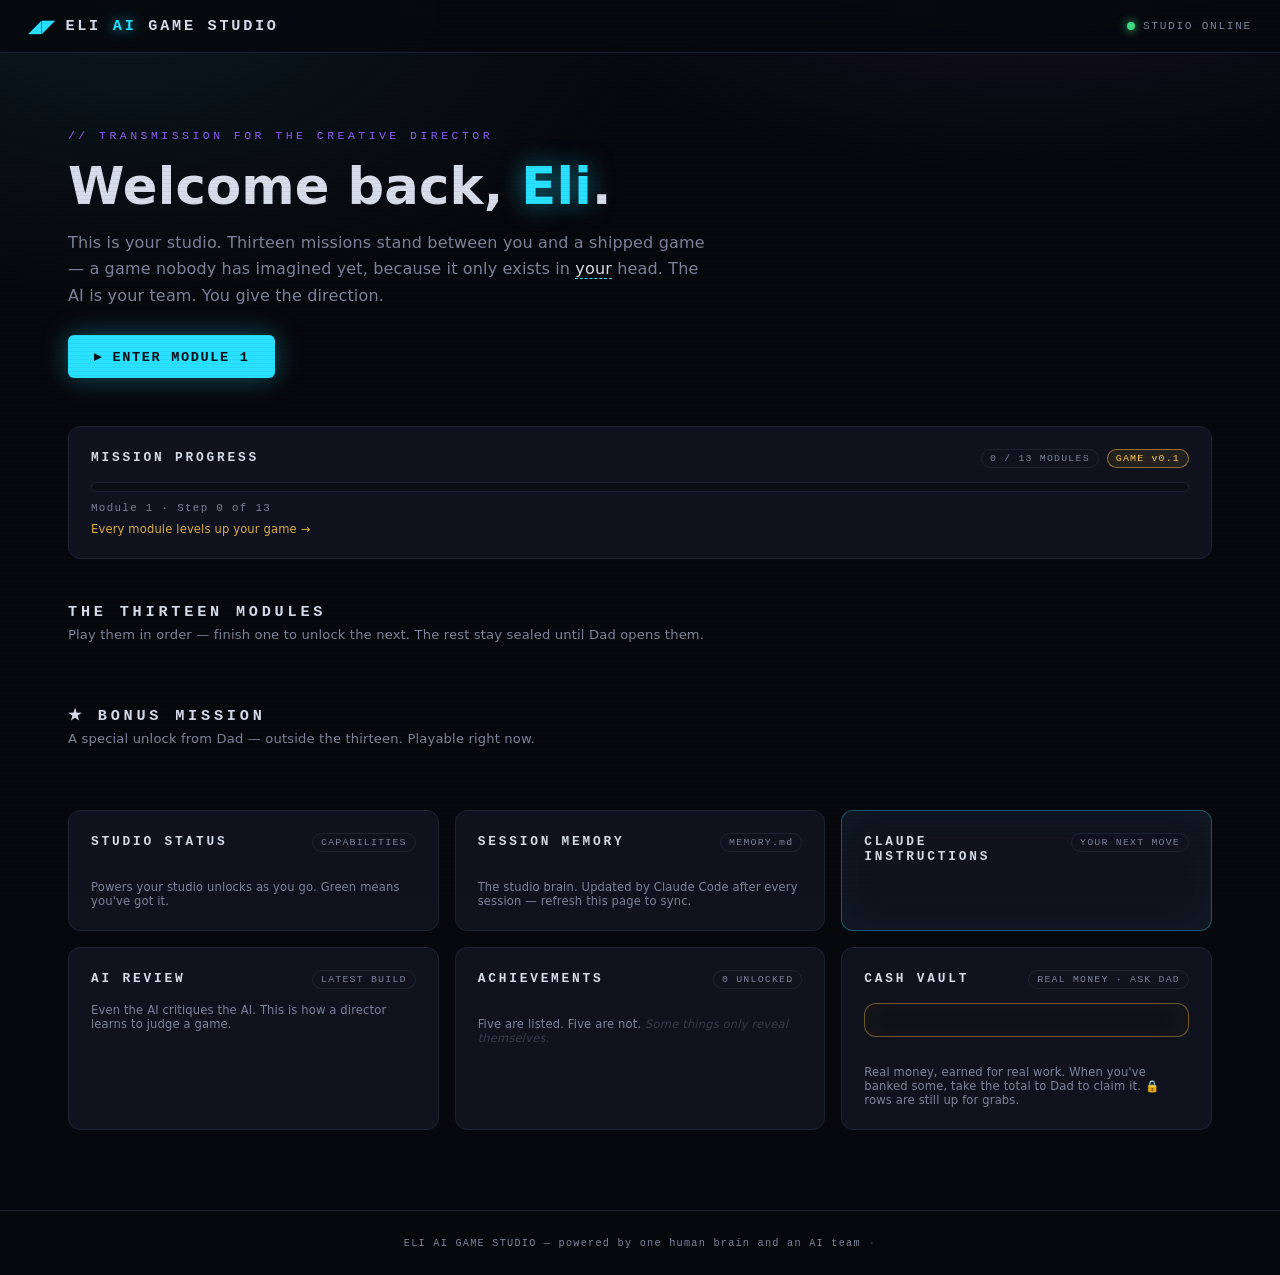
<file: index.html>
<!DOCTYPE html>
<html lang="en">
<head>
  <meta charset="UTF-8">
  <meta name="viewport" content="width=device-width, initial-scale=1.0">
  <title>Eli AI Game Studio</title>
  <link rel="stylesheet" href="style.css">
</head>
<body>

  <div class="scanlines" aria-hidden="true"></div>

  <header class="topbar">
    <div class="logo" id="studio-logo" title="ELI AI GAME STUDIO">
      <span class="logo-mark">◢◤</span>
      <span class="logo-text">ELI <em>AI</em> GAME STUDIO</span>
    </div>
    <div class="topbar-right">
      <span class="status-dot"></span>
      <span id="studio-status">STUDIO ONLINE</span>
    </div>
  </header>

  <main>

    <!-- ===== WELCOME ===== -->
    <section class="hero" id="hero">
      <p class="hero-kicker">// TRANSMISSION FOR THE CREATIVE DIRECTOR</p>
      <h1>Welcome back, <span class="glow">Eli</span>.</h1>
      <p class="hero-sub">
        This is your studio. Thirteen missions stand between you and a shipped
        game — a game nobody has imagined yet, because it only exists in
        <em>your</em> head. The AI is your team. You give the direction.
      </p>
      <button class="cta" id="cta-module1">▸ ENTER MODULE 1</button>
    </section>

    <!-- ===== PROGRESS ===== -->
    <section class="panel progress-panel">
      <div class="panel-head">
        <h2>MISSION PROGRESS</h2>
        <div class="progress-tags">
          <span class="panel-tag" id="progress-label">0 / 13 MODULES</span>
          <span class="panel-tag version-tag" id="game-version">GAME v0.1</span>
        </div>
      </div>
      <div class="progress-track">
        <div class="progress-fill" id="progress-fill"></div>
      </div>
      <div class="progress-steps" id="step-label">Module 1 · Step 0 of 13</div>
      <p class="progress-note">Every module levels up your game →</p>
    </section>

    <!-- ===== MODULES ===== -->
    <section>
      <div class="section-head">
        <h2>THE THIRTEEN MODULES</h2>
        <p>Play them in order — finish one to unlock the next. The rest stay sealed until Dad opens them.</p>
      </div>
      <div class="modules-grid" id="modules-grid"></div>
    </section>

    <!-- ===== BONUS MISSION ===== -->
    <section id="bonus-section">
      <div class="section-head">
        <h2>★ BONUS MISSION</h2>
        <p>A special unlock from Dad — outside the thirteen. Playable right now.</p>
      </div>
      <div class="modules-grid bonus-grid" id="bonus-grid"></div>
    </section>

    <!-- ===== PANELS ===== -->
    <section class="panels-grid">

      <div class="panel" id="studio-status-panel">
        <div class="panel-head">
          <h2>STUDIO STATUS</h2>
          <span class="panel-tag">CAPABILITIES</span>
        </div>
        <ul class="status-list" id="status-list"></ul>
        <p class="panel-foot">Powers your studio unlocks as you go. Green means you've got it.</p>
      </div>

      <div class="panel" id="memory-panel">
        <div class="panel-head">
          <h2>SESSION MEMORY</h2>
          <span class="panel-tag">MEMORY.md</span>
        </div>
        <ul class="memory-list" id="memory-list"></ul>
        <p class="panel-foot">The studio brain. Updated by Claude Code after every session — refresh this page to sync.</p>
      </div>

      <div class="panel accent" id="claude-panel">
        <div class="panel-head">
          <h2>CLAUDE INSTRUCTIONS</h2>
          <span class="panel-tag">YOUR NEXT MOVE</span>
        </div>
        <div class="claude-body" id="claude-body"></div>
      </div>

      <div class="panel" id="review-panel">
        <div class="panel-head">
          <h2>AI REVIEW</h2>
          <span class="panel-tag">LATEST BUILD</span>
        </div>
        <div id="review-body"></div>
        <p class="panel-foot">Even the AI critiques the AI. This is how a director learns to judge a game.</p>
      </div>

      <div class="panel" id="achievements-panel">
        <div class="panel-head">
          <h2>ACHIEVEMENTS</h2>
          <span class="panel-tag" id="ach-count">0 UNLOCKED</span>
        </div>
        <ul class="ach-list" id="ach-list"></ul>
        <p class="panel-foot">Five are listed. Five are not. <span class="whisper" id="whisper">Some things only reveal themselves.</span></p>
      </div>

      <div class="panel vault" id="vault-panel">
        <div class="panel-head">
          <h2>CASH VAULT</h2>
          <span class="panel-tag">REAL MONEY · ASK DAD</span>
        </div>
        <div class="vault-total" id="vault-total"></div>
        <ul class="vault-list" id="vault-list"></ul>
        <p class="panel-foot">Real money, earned for real work. When you've banked some, take the total to Dad to claim it. 🔒 rows are still up for grabs.</p>
      </div>

    </section>
  </main>

  <footer>
    <span>ELI AI GAME STUDIO — powered by one human brain and an AI team</span>
    <span class="footer-secret" id="footer-secret" title="">·</span>
  </footer>

  <!-- ===== MODAL ===== -->
  <div class="modal-backdrop" id="modal-backdrop" hidden>
    <div class="modal" role="dialog" aria-modal="true">
      <button class="modal-close" id="modal-close" aria-label="Close">✕</button>
      <div id="modal-content"></div>
    </div>
  </div>

  <div class="toast" id="toast" hidden></div>

  <script src="script.js"></script>
</body>
</html>
</file>
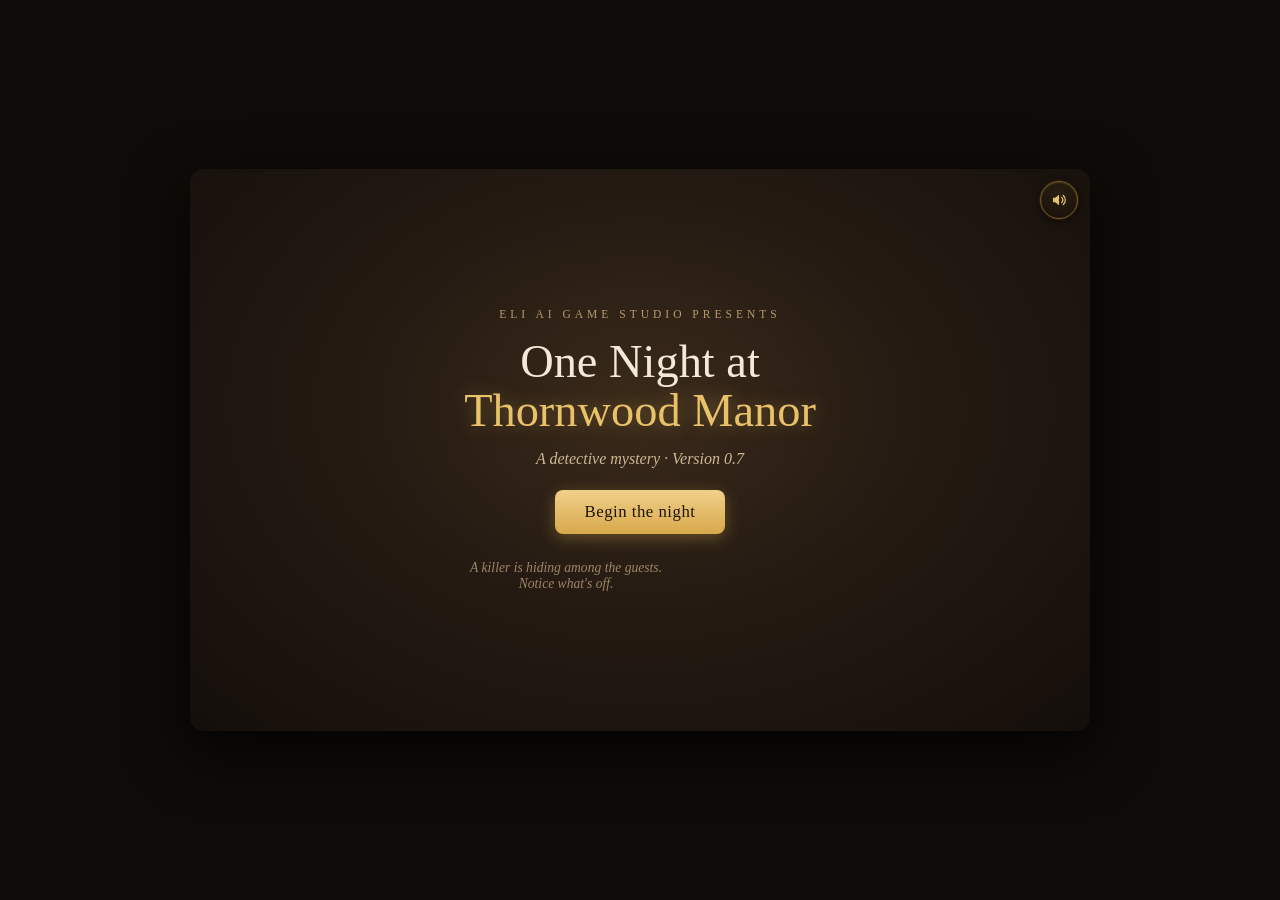
<file: game/index.html>
<!DOCTYPE html>
<!--
  One Night at Thornwood Manor — Version 0.1
  A tiny playable slice designed by Eli (Creative Director).
  Built by Claude Code (Lead Engineer) in Module 2 — One-Shot Power.

  This is just ONE page, ONE stylesheet, and ONE script. No frameworks.
  Software can be simple.
-->
<html lang="en">
<head>
  <meta charset="UTF-8" />
  <meta name="viewport" content="width=device-width, initial-scale=1.0" />
  <title>One Night at Thornwood Manor — v0.7</title>
  <link rel="stylesheet" href="style.css" />
</head>
<body>

  <!-- The whole game lives inside this frame -->
  <main id="game">

    <!-- Sound on/off. Some browsers only allow sound after you click, so
         the tick and murmur begin once you press "Begin the night". -->
    <button id="mute-btn" title="Sound on / off" aria-label="Sound on / off">
      <svg class="ico-sound" viewBox="0 0 24 24" width="18" height="18" fill="none"
           stroke="currentColor" stroke-width="1.6" stroke-linecap="round"
           stroke-linejoin="round" aria-hidden="true">
        <path d="M4 9v6h3l5 4V5L7 9H4z" fill="currentColor" stroke="none" />
        <path d="M15.5 8.5a5 5 0 0 1 0 7" />
        <path d="M17.7 6a8 8 0 0 1 0 12" />
      </svg>
    </button>

    <!-- ============ TITLE SCREEN ============ -->
    <section id="title-screen" class="screen active">
      <div class="title-inner">
        <p class="kicker">Eli AI Game Studio presents</p>
        <h1>One Night at<br /><span class="gold">Thornwood Manor</span></h1>
        <p class="subtitle">A detective mystery &middot; Version&nbsp;0.7</p>
        <button class="btn" id="begin-btn">Begin the night</button>
        <p class="hint">A killer is hiding among the guests. Notice what's off.</p>
      </div>
    </section>

    <!-- ============ STORY / INTRO SCREEN ============ -->
    <section id="story-screen" class="screen">
      <div class="story-inner">
        <p id="story-text" class="story-text"></p>
        <button class="btn" id="story-next">Continue</button>
      </div>
    </section>

    <!-- ============ THE FOYER (the playable room) ============ -->
    <section id="room-screen" class="screen">

      <!-- The room itself: warm, cozy, hiding one thing that's wrong -->
      <div class="room" id="foyer">
        <div class="room-label">The Grand Foyer &middot; Thornwood Manor</div>

        <!-- The SET: painted entirely in CSS (shapes + light, no image files).
             It sits BEHIND the clickable objects and ignores clicks, so the
             game plays exactly as before — it just looks like a real room now.
             Warm firelight (Version A) fights cold moonlight (a little of B). -->
        <div class="scene" aria-hidden="true">
          <div class="wall"></div>
          <div class="floor"></div>
          <div class="rug"></div>
          <div class="moonbeam"></div>
          <div class="doorway"></div>
          <!-- The grand golden chandelier — Eli's "grand & rich" centerpiece
               (Module 7). Gold arms, warm candle-glow, a slow sway. -->
          <div class="chandelier">
            <div class="chandelier-glow"></div>
            <div class="chandelier-body">
              <span class="candle"></span>
              <span class="candle"></span>
              <span class="candle"></span>
              <span class="candle"></span>
              <span class="candle"></span>
            </div>
          </div>
          <div class="hearth"><div class="chimney"></div><div class="fire-glow"></div></div>
          <div class="frame"></div>
          <div class="window"></div>
          <!-- A coat rack with a draped cloak, under the coat-rack hotspot. -->
          <div class="coatrack"><span class="cloak"></span></div>
          <!-- The great grandfather (longcase) clock, standing deep in the
               shadowy corner under the clock hotspot. Kept dark on purpose so
               the "notice what's off" puzzle stays fair. -->
          <div class="grandclock"><div class="case"></div><div class="face"></div><div class="pendulum"></div></div>
          <div class="firelight"></div>
          <div class="moonlight"></div>
          <!-- Warm light cast down from the chandelier, breathing on its own. -->
          <div class="chandelier-cast"></div>
          <div class="shadow-corner"></div>
          <div class="vignette"></div>
        </div>

        <!-- The creeping gloom: grows as the detective notices more clues
             (Module 9 — "the room reacts"). Sits above the painting, below the
             clickable hotspots, and ignores clicks. -->
        <div class="gloom" id="gloom" aria-hidden="true"></div>

        <!-- Clickable things in the room. Each has a data-object name.
             The great clock is tucked into a shadowy corner and dimmed
             (class "dim") so it blends in — you have to notice it yourself. -->
        <!-- The room's objects, now DRAWN (SVG line-art) instead of cartoon
             emojis. Each icon is sized in "em", so the existing font-size rules
             still control it — meaning the dimmed clock stays small and hidden,
             and NOTHING moved. currentColor keeps them the room's warm cream.
             (Eli's Module 6 prompt: real objects, same style, still clickable,
             don't move anything, keep the clock hidden.) -->
        <button class="hotspot" data-object="guests" style="left:14%; top:64%;">
          <svg viewBox="0 0 24 24" width="1em" height="1em" fill="none" stroke="currentColor" stroke-width="1.4" stroke-linecap="round" stroke-linejoin="round" aria-hidden="true">
            <path d="M4 4h5l-.7 4.2a1.9 1.9 0 0 1-3.6 0z" fill="currentColor" stroke="none"/><path d="M6.5 8.4V13"/><path d="M4.7 13h3.6"/>
            <path d="M15 4h5l-.7 4.2a1.9 1.9 0 0 1-3.6 0z" fill="currentColor" stroke="none"/><path d="M17.5 8.4V13"/><path d="M15.7 13h3.6"/>
          </svg><span>Guests</span></button>
        <button class="hotspot dim" data-object="fireplace" style="left:50%; top:64%;">
          <svg viewBox="0 0 24 24" width="1em" height="1em" fill="none" stroke="currentColor" stroke-width="1.4" stroke-linecap="round" stroke-linejoin="round" aria-hidden="true">
            <path d="M2.5 7h19"/><rect x="4.5" y="7" width="15" height="14" rx="1"/>
            <path d="M12 19c-2 0-3.3-1.4-3.3-3.2 0-1.7 1.2-2.6 1.7-3.6.35 1 .9.9 1.1.1.25-1.1-.3-1.9.25-2.9.6 1.3 3.5 2.4 3.5 5.1C15.3 17.5 14 19 12 19z" fill="currentColor" stroke="none"/>
          </svg><span>Fireplace</span></button>
        <button class="hotspot dim" data-object="portrait" style="left:50%; top:33%;">
          <svg viewBox="0 0 24 24" width="1em" height="1em" fill="none" stroke="currentColor" stroke-width="1.4" stroke-linecap="round" stroke-linejoin="round" aria-hidden="true">
            <rect x="4" y="3" width="16" height="18" rx="1"/><rect x="6.5" y="5.5" width="11" height="13"/>
            <circle cx="12" cy="10" r="2.1" fill="currentColor" stroke="none"/><path d="M8.2 17c0-2.3 1.7-3.6 3.8-3.6s3.8 1.3 3.8 3.6"/>
          </svg><span>Portrait</span></button>
        <button class="hotspot" data-object="coats" style="left:80%; top:64%;">
          <svg viewBox="0 0 24 24" width="1em" height="1em" fill="none" stroke="currentColor" stroke-width="1.4" stroke-linecap="round" stroke-linejoin="round" aria-hidden="true">
            <line x1="12" y1="3.6" x2="12" y2="19"/><circle cx="12" cy="3" r="1.1" fill="currentColor" stroke="none"/>
            <path d="M12 6.6c2.6 0 3 1.6 3 3.2"/><path d="M12 6.6c-2.6 0-3 1.6-3 3.2"/>
            <path d="M9 20l1.5-2M15 20l-1.5-2M12 19v1"/>
            <path d="M15 10c1.6 1.1 1.9 4.2 1 6.6h-2.2c-.7-2.1-.7-4.6.1-6.4z" fill="currentColor" stroke="none" opacity="0.8"/>
          </svg><span>Coat rack</span></button>
        <button class="hotspot dim" data-object="clock" style="left:9%; top:84%;">
          <svg viewBox="0 0 24 24" width="1em" height="1em" fill="none" stroke="currentColor" stroke-width="1.4" stroke-linecap="round" stroke-linejoin="round" aria-hidden="true">
            <rect x="7" y="2.5" width="10" height="19" rx="1.5"/><circle cx="12" cy="7.8" r="3.1"/>
            <path d="M12 7.8V6.1M12 7.8l1.5 1"/><path d="M12 13v2"/><circle cx="12" cy="16.6" r="1.5"/>
          </svg><span>&nbsp;</span></button>
        <button class="hotspot door" data-object="door" style="left:91%; top:44%;">
          <svg viewBox="0 0 24 24" width="1em" height="1em" fill="none" stroke="currentColor" stroke-width="1.4" stroke-linecap="round" stroke-linejoin="round" aria-hidden="true">
            <path d="M5 21V8.5a7 7 0 0 1 14 0V21"/><path d="M4 21h16"/>
            <path d="M8.5 8a3.5 3.5 0 0 1 7 0"/><circle cx="15.8" cy="13" r="0.95" fill="currentColor" stroke="none"/>
          </svg><span>Way deeper</span></button>
      </div>

      <!-- The detective's tools: what you're looking at, and what you've found -->
      <div class="panel">
        <div class="examine">
          <h2>Examine</h2>
          <p id="examine-text">You stand in the warm glow of the foyer. Click things to look closely, Detective.</p>
          <!-- The hidden killer's whisper appears here as you search (Module 9). -->
          <p id="taunt" class="taunt" aria-live="polite"></p>
          <!-- The brass dial appears here when you click the door. -->
          <div id="dial"></div>
        </div>

        <div class="notebook">
          <h2>Detective's Notebook</h2>
          <ul id="clue-list">
            <li class="empty">No clues yet. Look closer.</li>
          </ul>
        </div>
      </div>
    </section>

    <!-- ============ WIN SCREEN ============ -->
    <section id="win-screen" class="screen">
      <div class="win-inner">
        <h1 class="gold">The way opens.</h1>
        <p id="win-text"></p>
        <img class="teaser-art" src="assets/library-statue.png" alt="A marble statue waiting in the dark" />
        <p class="teaser-caption">Ahead, in the candlelight, a marble statue stands watch&hellip; and something about it is <em>wrong</em>.</p>
        <p class="win-tag">The night has only begun&hellip;</p>
        <p class="version-note">That's <strong>Version&nbsp;0.7</strong> — deeper and darker, built from a team of experts you summoned and curated.</p>
        <button class="btn" id="replay-btn">Play again</button>
      </div>
    </section>

  </main>

  <!-- Our one script that makes everything work -->
  <script src="script.js"></script>
</body>
</html>
</file>
<file: style.css>
/* ============================================================
   ELI AI GAME STUDIO — dashboard styles
   Dark, sharp, a little mysterious. Not childish.
   ============================================================ */

:root {
  --bg: #07080d;
  --bg-raise: #0d0f17;
  --bg-card: #10131e;
  --line: #1e2333;
  --text: #d7dcea;
  --text-dim: #7c8399;
  --cyan: #29e0ff;
  --violet: #8b5cf6;
  --gold: #ffc94d;
  --danger: #ff4d6d;
  --ok: #3ddc84;
  --mono: "SF Mono", "Cascadia Code", Consolas, "Fira Code", monospace;
  --sans: "Segoe UI", system-ui, -apple-system, sans-serif;
}

* { margin: 0; padding: 0; box-sizing: border-box; }

html { scroll-behavior: smooth; }

body {
  background:
    radial-gradient(1000px 500px at 80% -10%, rgba(139, 92, 246, .12), transparent 60%),
    radial-gradient(900px 500px at 10% 0%, rgba(41, 224, 255, .07), transparent 60%),
    var(--bg);
  color: var(--text);
  font-family: var(--sans);
  min-height: 100vh;
  letter-spacing: .01em;
}

/* faint CRT scanlines for atmosphere */
.scanlines {
  pointer-events: none;
  position: fixed; inset: 0; z-index: 50;
  background: repeating-linear-gradient(
    to bottom, transparent 0 3px, rgba(0, 0, 0, .12) 3px 4px);
  opacity: .35;
}

/* ===== top bar ===== */
.topbar {
  display: flex; justify-content: space-between; align-items: center;
  padding: 16px 28px;
  border-bottom: 1px solid var(--line);
  background: rgba(7, 8, 13, .8);
  backdrop-filter: blur(6px);
  position: sticky; top: 0; z-index: 40;
}

.logo { display: flex; align-items: center; gap: 10px; cursor: pointer; user-select: none; }
.logo-mark { color: var(--cyan); font-size: 1.1rem; }
.logo-text { font-family: var(--mono); font-weight: 700; letter-spacing: .18em; font-size: .95rem; }
.logo-text em { color: var(--cyan); font-style: normal; text-shadow: 0 0 12px rgba(41, 224, 255, .8); }

.topbar-right { display: flex; align-items: center; gap: 8px; font-family: var(--mono); font-size: .7rem; color: var(--text-dim); letter-spacing: .15em; }
.status-dot { width: 8px; height: 8px; border-radius: 50%; background: var(--ok); box-shadow: 0 0 10px var(--ok); animation: pulse 2.4s infinite; }
@keyframes pulse { 50% { opacity: .4; } }

main { max-width: 1200px; margin: 0 auto; padding: 40px 28px 80px; display: grid; gap: 44px; }

/* ===== hero ===== */
.hero { padding: 36px 0 4px; }
.hero-kicker { font-family: var(--mono); font-size: .72rem; letter-spacing: .3em; color: var(--violet); margin-bottom: 14px; }
.hero h1 { font-size: clamp(2rem, 4.5vw, 3.2rem); font-weight: 800; }
.glow { color: var(--cyan); text-shadow: 0 0 24px rgba(41, 224, 255, .55); }
.hero-sub { max-width: 640px; margin-top: 14px; color: var(--text-dim); line-height: 1.65; }
.hero-sub em { color: var(--text); font-style: normal; border-bottom: 1px dashed var(--cyan); }

.cta {
  margin-top: 26px;
  font-family: var(--mono); font-size: .85rem; letter-spacing: .12em;
  color: #041018; background: var(--cyan);
  border: none; padding: 13px 26px; border-radius: 6px;
  cursor: pointer; font-weight: 700;
  box-shadow: 0 0 26px rgba(41, 224, 255, .35);
  transition: transform .15s, box-shadow .15s;
}
.cta:hover { transform: translateY(-2px); box-shadow: 0 0 40px rgba(41, 224, 255, .55); }

/* ===== panels ===== */
.panel {
  background: var(--bg-card);
  border: 1px solid var(--line);
  border-radius: 12px;
  padding: 22px;
}
.panel-head { display: flex; justify-content: space-between; align-items: baseline; gap: 12px; margin-bottom: 14px; }
.panel-head h2 { font-family: var(--mono); font-size: .8rem; letter-spacing: .22em; color: var(--text); }
.panel-tag { font-family: var(--mono); font-size: .62rem; letter-spacing: .12em; color: var(--text-dim); border: 1px solid var(--line); padding: 3px 8px; border-radius: 20px; white-space: nowrap; }
.panel-foot { margin-top: 14px; font-size: .72rem; color: var(--text-dim); }

.panel.accent { border-color: rgba(41, 224, 255, .35); box-shadow: inset 0 0 40px rgba(41, 224, 255, .04); }

/* ===== progress ===== */
.progress-track { height: 10px; background: var(--bg-raise); border: 1px solid var(--line); border-radius: 20px; overflow: hidden; }
.progress-fill {
  height: 100%; width: 0%;
  background: linear-gradient(90deg, var(--cyan), var(--violet));
  border-radius: 20px;
  box-shadow: 0 0 14px rgba(41, 224, 255, .6);
  transition: width 1s cubic-bezier(.2, .8, .2, 1);
}
.progress-steps { margin-top: 10px; font-family: var(--mono); font-size: .68rem; letter-spacing: .12em; color: var(--text-dim); }
.progress-tags { display: flex; gap: 8px; align-items: center; flex-wrap: wrap; }
.version-tag { color: var(--gold) !important; border-color: rgba(255, 201, 77, .5) !important; background: rgba(255, 201, 77, .08); text-shadow: 0 0 10px rgba(255, 201, 77, .3); }
.progress-note { margin-top: 8px; font-size: .72rem; color: var(--gold); opacity: .85; }

/* ===== module grid ===== */
.section-head h2 { font-family: var(--mono); font-size: .95rem; letter-spacing: .25em; }
.section-head p { color: var(--text-dim); font-size: .82rem; margin-top: 6px; }

.modules-grid {
  margin-top: 20px;
  display: grid;
  grid-template-columns: repeat(auto-fill, minmax(255px, 1fr));
  gap: 16px;
}

.module-card {
  position: relative;
  background: var(--bg-card);
  border: 1px solid var(--line);
  border-radius: 12px;
  padding: 18px;
  cursor: pointer;
  transition: transform .18s, border-color .18s, box-shadow .18s;
  overflow: hidden;
}
.module-card:hover { transform: translateY(-3px); }

.module-num { font-family: var(--mono); font-size: 1.6rem; font-weight: 800; color: var(--line); }
.module-title { font-weight: 700; font-size: 1rem; margin: 8px 0 6px; }
.module-teaser { font-size: .78rem; color: var(--text-dim); line-height: 1.5; min-height: 3.4em; }

.module-badge {
  position: absolute; top: 14px; right: 14px;
  font-family: var(--mono); font-size: .58rem; letter-spacing: .15em;
  padding: 4px 9px; border-radius: 20px;
}

.module-card.unlocked { border-color: rgba(41, 224, 255, .5); box-shadow: 0 0 30px rgba(41, 224, 255, .1); }
.module-card.unlocked:hover { box-shadow: 0 0 40px rgba(41, 224, 255, .25); border-color: var(--cyan); }
.module-card.unlocked .module-num { color: var(--cyan); text-shadow: 0 0 16px rgba(41, 224, 255, .6); }
.module-card.unlocked .module-badge { background: rgba(41, 224, 255, .12); color: var(--cyan); border: 1px solid rgba(41, 224, 255, .5); }

.module-card.locked { filter: saturate(.5); }
.module-card.locked:hover { border-color: rgba(139, 92, 246, .5); }
.module-card.locked .module-badge { background: rgba(255, 255, 255, .04); color: var(--text-dim); border: 1px solid var(--line); }
.module-card.locked .module-title { color: var(--text-dim); }
.module-card.locked::after {
  content: "🔒";
  position: absolute; bottom: 12px; right: 14px;
  font-size: .85rem; opacity: .5;
}

.module-card.done .module-badge { background: rgba(61, 220, 132, .12); color: var(--ok); border-color: rgba(61, 220, 132, .5); }

/* queued = Dad-opened but waiting on the previous module */
.module-card.queued { filter: saturate(.7); }
.module-card.queued::after { content: "⏳"; }
.module-card.queued:hover { border-color: rgba(139, 92, 246, .6); }
.module-card.queued .module-badge { background: rgba(139, 92, 246, .14); color: var(--violet); border: 1px solid rgba(139, 92, 246, .5); }
.module-card.queued .module-title { color: var(--text); }
.module-hint { display: block; margin-top: 7px; font-style: normal; font-size: .72rem; color: var(--violet); }

/* bonus = a special unlock from Dad, outside the numbered thirteen (gold) */
.module-card.bonus { border-color: rgba(255, 201, 77, .55); box-shadow: 0 0 30px rgba(255, 201, 77, .1); }
.module-card.bonus:hover { box-shadow: 0 0 40px rgba(255, 201, 77, .28); border-color: var(--gold); }
.module-card.bonus .module-num { color: var(--gold); text-shadow: 0 0 16px rgba(255, 201, 77, .6); }
.module-card.bonus .module-badge { background: rgba(255, 201, 77, .14); color: var(--gold); border: 1px solid rgba(255, 201, 77, .55); }
.module-card.bonus.done .module-badge { background: rgba(61, 220, 132, .12); color: var(--ok); border-color: rgba(61, 220, 132, .5); }
.bonus-grid { grid-template-columns: minmax(280px, 460px); }

/* ===== panels grid ===== */
.panels-grid { display: grid; grid-template-columns: repeat(auto-fit, minmax(300px, 1fr)); gap: 16px; }

.memory-list { list-style: none; display: grid; gap: 10px; }
.memory-list li {
  font-size: .82rem; line-height: 1.5; color: var(--text);
  padding: 10px 12px; background: var(--bg-raise);
  border-left: 2px solid var(--violet); border-radius: 0 8px 8px 0;
}
.memory-list li strong { color: var(--cyan); }

.claude-body { font-size: .86rem; line-height: 1.65; color: var(--text); display: grid; gap: 10px; }
.claude-body blockquote {
  font-family: var(--mono); font-size: .8rem;
  background: rgba(41, 224, 255, .07);
  border: 1px solid rgba(41, 224, 255, .3);
  border-radius: 8px; padding: 12px 14px; color: var(--cyan);
}
.claude-body strong { color: var(--cyan); }

.ach-list { list-style: none; display: grid; gap: 8px; }
.ach-list li { display: flex; gap: 10px; align-items: center; font-size: .82rem; padding: 8px 10px; background: var(--bg-raise); border-radius: 8px; }
.ach-list li .ach-icon { font-size: 1rem; }
.ach-list li.locked { color: var(--text-dim); }
.ach-list li.secret { color: var(--text-dim); font-family: var(--mono); font-size: .74rem; letter-spacing: .08em; opacity: .65; }
.ach-list li.earned { border: 1px solid rgba(255, 201, 77, .4); color: var(--gold); box-shadow: 0 0 16px rgba(255, 201, 77, .1); }
.ach-list li .ach-desc { display: block; font-size: .68rem; color: var(--text-dim); margin-top: 2px; }

.whisper { opacity: .35; font-style: italic; cursor: help; transition: opacity .4s; }
.whisper:hover { opacity: 1; color: var(--violet); }

/* studio status */
.status-list { list-style: none; display: grid; gap: 7px; }
.status-list li { display: flex; align-items: center; gap: 10px; font-size: .84rem; padding: 8px 10px; background: var(--bg-raise); border-radius: 8px; }
.status-mark { font-size: .9rem; width: 1.1em; text-align: center; }
.status-on { color: var(--ok); border: 1px solid rgba(61, 220, 132, .35); }
.status-off { color: var(--text-dim); }
.status-off .status-mark { color: var(--line); }

/* studio review (multi-lens) */
.review-ver-head { font-family: var(--mono); font-size: .78rem; letter-spacing: .1em; color: var(--cyan); margin-bottom: 12px; }
.review-lenses { list-style: none; display: grid; gap: 9px; }
.review-lenses li { padding: 9px 11px; background: var(--bg-raise); border-radius: 8px; display: grid; gap: 3px; }
.lens-top { display: flex; justify-content: space-between; align-items: center; gap: 10px; }
.lens-role { font-size: .8rem; font-weight: 600; color: var(--text); }
.lens-stars { font-size: 1rem; color: var(--gold); letter-spacing: 1px; white-space: nowrap; text-shadow: 0 0 12px rgba(255, 201, 77, .35); }
.lens-note { font-size: .74rem; color: var(--text-dim); line-height: 1.4; }
.review-empty { font-size: .82rem; color: var(--text-dim); line-height: 1.6; }

.vault-list { list-style: none; display: grid; gap: 10px; }
.vault-list li { display: flex; gap: 12px; align-items: center; padding: 12px; background: var(--bg-raise); border: 1px dashed var(--line); border-radius: 10px; }
.vault-list li strong { display: block; font-size: .84rem; letter-spacing: .04em; }
.vault-list li span:not(.vault-icon):not(.reward-amt) { font-size: .72rem; color: var(--text-dim); }
.vault-icon { font-size: 1.2rem; }

/* cash total banner */
.vault-total {
  text-align: center; padding: 16px 12px; margin-bottom: 14px;
  background: var(--bg-raise);
  border: 1px solid rgba(255, 201, 77, .4); border-radius: 12px;
  display: flex; flex-direction: column; gap: 3px;
  box-shadow: inset 0 0 30px rgba(255, 201, 77, .06);
}
.vault-amount {
  font-family: var(--mono); font-size: 2.4rem; font-weight: 800; line-height: 1;
  color: var(--gold); text-shadow: 0 0 22px rgba(255, 201, 77, .45);
}
.vault-amount-label { font-size: .8rem; color: var(--text); }
.vault-amount-label strong { color: var(--gold); }
.vault-possible { font-family: var(--mono); font-size: .64rem; letter-spacing: .08em; color: var(--text-dim); margin-top: 2px; }

/* reward rows */
.reward-amt { margin-left: auto; font-family: var(--mono); font-weight: 700; font-size: .85rem; white-space: nowrap; }
.reward-earned { border: 1px solid rgba(255, 201, 77, .5) !important; box-shadow: 0 0 16px rgba(255, 201, 77, .1); }
.reward-earned strong, .reward-earned .reward-amt { color: var(--gold); }
.reward-locked { opacity: .68; }
.reward-locked .reward-amt { color: var(--text-dim); }

/* ===== modal ===== */
.modal-backdrop[hidden], .toast[hidden] { display: none; }

.modal-backdrop {
  position: fixed; inset: 0; z-index: 100;
  background: rgba(4, 5, 9, .82);
  backdrop-filter: blur(4px);
  display: flex; align-items: flex-start; justify-content: center;
  overflow-y: auto; padding: 6vh 18px;
}
.modal {
  position: relative;
  width: min(720px, 100%);
  background: var(--bg-card);
  border: 1px solid rgba(41, 224, 255, .35);
  border-radius: 14px;
  padding: 30px 32px;
  box-shadow: 0 0 60px rgba(41, 224, 255, .12);
  animation: rise .25s ease-out;
}
@keyframes rise { from { transform: translateY(14px); opacity: 0; } }

.modal-close {
  position: absolute; top: 14px; right: 14px;
  background: none; border: 1px solid var(--line); color: var(--text-dim);
  width: 32px; height: 32px; border-radius: 8px; cursor: pointer;
}
.modal-close:hover { color: var(--text); border-color: var(--text-dim); }

.modal .m-kicker { font-family: var(--mono); font-size: .68rem; letter-spacing: .3em; color: var(--violet); margin-bottom: 10px; }
.modal h3 { font-size: 1.5rem; margin-bottom: 6px; }
.modal .m-purpose { color: var(--text-dim); font-size: .88rem; line-height: 1.6; margin-bottom: 18px; }
.modal h4 { font-family: var(--mono); font-size: .72rem; letter-spacing: .2em; color: var(--cyan); margin: 20px 0 10px; }

.mission-steps { list-style: none; counter-reset: step; display: grid; gap: 6px; }
.mission-steps li {
  counter-increment: step;
  display: flex; gap: 12px; align-items: baseline;
  font-size: .84rem; padding: 8px 12px;
  background: var(--bg-raise); border-radius: 8px; line-height: 1.5;
}
.mission-steps li::before {
  content: counter(step, decimal-leading-zero);
  font-family: var(--mono); font-size: .7rem; color: var(--cyan); min-width: 22px;
}
.mission-steps li.done { opacity: .55; text-decoration: line-through; }
.mission-steps li.done::before { content: "✓"; color: var(--ok); }

.goal-list { list-style: none; display: grid; gap: 5px; font-size: .82rem; color: var(--text-dim); }
.goal-list li::before { content: "▸ "; color: var(--violet); }

.modal blockquote {
  font-family: var(--mono); font-size: .8rem;
  background: rgba(41, 224, 255, .07);
  border: 1px solid rgba(41, 224, 255, .3);
  border-radius: 8px; padding: 12px 14px; color: var(--cyan);
  margin: 8px 0;
}

.locked-tease { text-align: center; padding: 20px 6px; }
.locked-tease .lock-glyph { font-size: 2.6rem; display: block; margin-bottom: 14px; filter: drop-shadow(0 0 18px rgba(139, 92, 246, .6)); }
.locked-tease p { color: var(--text-dim); line-height: 1.7; max-width: 480px; margin: 10px auto; }
.locked-tease .tease-line { color: var(--text); font-size: 1.02rem; }
.locked-tease .redirect { font-family: var(--mono); font-size: .72rem; letter-spacing: .1em; color: var(--cyan); margin-top: 18px; }

/* ===== footer / toast / easter eggs ===== */
footer {
  display: flex; justify-content: center; gap: 8px;
  padding: 26px; border-top: 1px solid var(--line);
  font-family: var(--mono); font-size: .64rem; letter-spacing: .12em; color: var(--text-dim);
}
.footer-secret { cursor: pointer; opacity: .4; }
.footer-secret:hover { color: var(--cyan); opacity: 1; }

.toast {
  position: fixed; bottom: 26px; left: 50%; transform: translateX(-50%);
  z-index: 200;
  background: var(--bg-card); border: 1px solid var(--gold);
  color: var(--gold); font-family: var(--mono); font-size: .78rem;
  padding: 13px 22px; border-radius: 10px;
  box-shadow: 0 0 30px rgba(255, 201, 77, .25);
  animation: rise .3s ease-out;
  max-width: 90vw; text-align: center;
}

/* Konami glitch mode */
body.glitch { animation: glitchShake .3s 2; }
body.glitch .logo-text em,
body.glitch .glow { color: var(--danger); text-shadow: 0 0 24px rgba(255, 77, 109, .8); }
body.glitch .progress-fill { background: linear-gradient(90deg, var(--danger), var(--gold)); }
@keyframes glitchShake {
  20% { transform: translate(-2px, 1px); }
  40% { transform: translate(2px, -1px); }
  60% { transform: translate(-1px, -2px); }
  80% { transform: translate(1px, 2px); }
}

@media (max-width: 640px) {
  main { padding: 26px 16px 60px; }
  .modal { padding: 22px 18px; }
}
</file>
<file: game/style.css>
/* =====================================================================
   One Night at Thornwood Manor — Version 0.1
   Style: Warm · Elegant · Quietly Unsettling  (Eli's art direction)

   The look: warm lamplight and gold, with cool shadow creeping in at the
   edges. The warmth lowers your guard — so the ONE thing that's off hits
   harder. That contrast is the whole point.
   ===================================================================== */

/* ---- The basics ---- */
* {
  box-sizing: border-box;
  margin: 0;
  padding: 0;
}

body {
  font-family: Georgia, "Times New Roman", serif;
  background: #0e0b08; /* deep shadow behind the whole game */
  color: #f3e9d8;
  display: flex;
  justify-content: center;
  align-items: center;
  min-height: 100vh;
  padding: 16px;
}

/* The game frame — a cozy lit rectangle in the dark */
#game {
  position: relative;
  width: 100%;
  max-width: 900px;
  aspect-ratio: 16 / 10;
  border-radius: 14px;
  overflow: hidden;
  box-shadow: 0 20px 60px rgba(0, 0, 0, 0.7);
  /* a warm center that fades to shadow at the edges (a vignette) */
  background:
    radial-gradient(ellipse at 50% 42%, #3a2a1a 0%, #241a12 45%, #140e0a 100%);
}

/* ---- Screens: only one is visible at a time ---- */
.screen {
  position: absolute;
  inset: 0;
  display: none;
  flex-direction: column;
  justify-content: center;
  align-items: center;
  text-align: center;
  padding: 32px;
}
.screen.active {
  display: flex;
}

/* ---- Shared bits ---- */
.gold {
  color: #e8c169;
  text-shadow: 0 0 18px rgba(232, 193, 105, 0.35);
}

.btn {
  margin-top: 22px;
  padding: 12px 30px;
  font-family: Georgia, serif;
  font-size: 1.05rem;
  color: #201509;
  background: linear-gradient(#f0d089, #d8a84c);
  border: none;
  border-radius: 8px;
  cursor: pointer;
  letter-spacing: 0.5px;
  box-shadow: 0 4px 16px rgba(216, 168, 76, 0.35);
  transition: transform 0.12s ease, box-shadow 0.12s ease;
}
.btn:hover {
  transform: translateY(-2px);
  box-shadow: 0 6px 22px rgba(216, 168, 76, 0.55);
}

/* ---- Title screen ---- */
.kicker {
  text-transform: uppercase;
  letter-spacing: 4px;
  font-size: 0.72rem;
  color: #b79b6e;
  margin-bottom: 18px;
}
h1 {
  font-size: 2.9rem;
  line-height: 1.05;
  font-weight: normal;
}
.subtitle {
  margin-top: 14px;
  color: #cdb894;
  font-style: italic;
}
.hint {
  margin-top: 26px;
  font-size: 0.85rem;
  color: #9c8666;
  font-style: italic;
  max-width: 30ch;
}

/* ---- Story screen ---- */
.story-text {
  font-size: 1.35rem;
  line-height: 1.6;
  max-width: 34ch;
  color: #f3e9d8;
  min-height: 5em;
}

/* ---- The room ---- */
#room-screen {
  flex-direction: row;
  padding: 0;
  align-items: stretch;
}

.room {
  position: relative;
  flex: 1.55;
  /* Eli's AI-painted Grand Foyer (Bonus Mission — his first real art asset). */
  background: #1a1109 url("assets/foyer-bg.png") center / cover no-repeat;
  border-right: 2px solid #0c0906;
}
/* The old code-painted set is switched off now that the real painting is the
   room. (Kept in the HTML so we can flip back any time.) */
.scene { display: none; }

/* The creeping gloom (Module 9 — "the room reacts"): a cold shadow that fades
   in as clues pile up. Opacity is set from JS, capped so the room stays playable. */
.gloom {
  position: absolute;
  inset: 0;
  z-index: 1;               /* above the painting, below the hotspots (z-index 2) */
  pointer-events: none;
  opacity: 0;
  transition: opacity 1.2s ease;
  background:
    radial-gradient(ellipse at 50% 42%, transparent 30%, rgba(10, 14, 34, 0.55) 100%),
    linear-gradient(rgba(6, 10, 26, 0.28), rgba(3, 5, 16, 0.5));
}

/* The hidden killer's taunt (Module 9): a cold, ghostly whisper in the panel. */
.taunt {
  min-height: 1.2em;
  margin: 8px 0 0;
  font-style: italic;
  color: #9fb4d6;
  text-shadow: 0 0 8px rgba(120, 150, 210, 0.4);
  opacity: 0;
  transition: opacity 0.5s ease;
}
.taunt.show { opacity: 1; }

/* Eli's AI-painted grandfather clock shown up close in the Examine panel when
   the detective inspects the clock (Bonus asset #2). */
.examine-art {
  display: block;
  width: 150px;
  max-width: 60%;
  margin: 10px auto 4px;
  border: 1px solid #6b5325;
  border-radius: 6px;
  box-shadow: 0 4px 14px rgba(0, 0, 0, 0.6);
}

/* Eli's AI-painted library statue, teased on the win screen (Bonus asset #4). */
.teaser-art {
  display: block;
  width: 150px;
  max-width: 45%;
  margin: 14px auto 6px;
  border: 1px solid #6b5325;
  border-radius: 8px;
  box-shadow: 0 6px 22px rgba(0, 0, 0, 0.7);
}
.teaser-caption {
  max-width: 32ch;
  margin: 0 auto 6px;
  font-style: italic;
  font-size: 0.9rem;
  color: #c9ac78;
}

.room-label {
  position: absolute;
  top: 14px;
  left: 0;
  right: 0;
  text-align: center;
  font-style: italic;
  font-size: 0.85rem;
  color: #c9ac78;
  letter-spacing: 1px;
}

/* Each thing you can click on in the room */
.hotspot {
  position: absolute;
  transform: translate(-50%, -50%);
  display: flex;
  flex-direction: column;
  align-items: center;
  gap: 4px;
  background: transparent;
  border: none;
  cursor: pointer;
  font-size: 2.4rem;
  color: #f3e9d8;
  filter: drop-shadow(0 3px 6px rgba(0, 0, 0, 0.6));
  transition: transform 0.15s ease;
}
.hotspot span {
  font-size: 0.7rem;
  font-family: Georgia, serif;
  letter-spacing: 0.5px;
  background: rgba(20, 14, 9, 0.7);
  padding: 2px 8px;
  border-radius: 10px;
  opacity: 0;
  transition: opacity 0.15s ease;
}
.hotspot:hover {
  transform: translate(-50%, -50%) scale(1.15);
}
.hotspot:hover span {
  opacity: 1;
}

/* The clock hides in shadow until you spot it — smaller and faded so it
   blends into the dark corner. This is the "Notice What's Off" pillar:
   the clue is in plain sight, but only if you really look. */
.hotspot.dim {
  opacity: 0.4;
  font-size: 1.6rem;
}

/* The clock gets a subtle "look at me" glow ONLY after you've noticed it.
   Before that, it must blend in — the player has to spot it themselves. */
.hotspot.noticed {
  opacity: 1;
  font-size: 2.4rem;
  animation: pulse 1.8s ease-in-out infinite;
}
@keyframes pulse {
  0%, 100% { filter: drop-shadow(0 0 4px rgba(120, 170, 220, 0.4)); }
  50%      { filter: drop-shadow(0 0 16px rgba(120, 170, 220, 0.9)); }
}

/* The door pulses gold once it's unlocked */
.hotspot.door.unlocked {
  animation: pulse-gold 1.6s ease-in-out infinite;
}
@keyframes pulse-gold {
  0%, 100% { filter: drop-shadow(0 0 5px rgba(232, 193, 105, 0.5)); }
  50%      { filter: drop-shadow(0 0 20px rgba(232, 193, 105, 1)); }
}

/* =====================================================================
   THE SET — the room, painted in pure CSS (Module 3, Change #3).
   "Warm & Polished, with a little Moody & Cinematic." Cozy golden firelight
   and wood, plus cold moonlight and shadow creeping in so it never feels safe.
   Every layer ignores clicks (pointer-events: none) so the game is unchanged.
   ===================================================================== */
.scene {
  position: absolute;
  inset: 0;
  z-index: 0;
  overflow: hidden;
  pointer-events: none;
}

/* Wood-paneled wall (top ~62%) with vertical wainscot lines + a chair rail. */
.wall {
  position: absolute;
  left: 0; right: 0; top: 0; height: 62%;
  background:
    /* deep mahogany grain */
    repeating-linear-gradient(90deg, rgba(0,0,0,0.22) 0 2px, transparent 2px 86px),
    /* a faint gilt pinstripe between the panels */
    repeating-linear-gradient(90deg, rgba(201,162,74,0.06) 43px 45px, transparent 45px 86px),
    /* rich, warm mahogany wood */
    linear-gradient(#4a3020 0%, #3a2416 58%, #2a1810 100%);
  box-shadow: inset 0 -8px 14px rgba(0,0,0,0.5), inset 0 44px 70px rgba(120,72,30,0.10);
}
.wall::before { /* gilded crown molding running along the top of the wall */
  content: "";
  position: absolute;
  left: 0; right: 0; top: 0; height: 8px;
  background: linear-gradient(#e8c169, #c9a24a 45%, #7a5a24);
  box-shadow: 0 3px 8px rgba(0,0,0,0.45);
}
.wall::after { /* the chair rail — a gilded molding line near the floor */
  content: "";
  position: absolute;
  left: 0; right: 0; bottom: 0; height: 6px;
  background: linear-gradient(#c9a24a, #8a6a2e 40%, #241a10);
}

/* The floor — dark wood planks receding into the dark. */
.floor {
  position: absolute;
  left: 0; right: 0; top: 62%; bottom: 0;
  background:
    repeating-linear-gradient(90deg, rgba(0,0,0,0.24) 0 3px, transparent 3px 64px),
    linear-gradient(#3a2413 0%, #241609 70%, #140c06 100%);
}

/* A warm patterned rug on the floor. */
.rug {
  position: absolute;
  left: 50%; top: 82%;
  transform: translate(-50%, -50%);
  width: 54%; height: 26%;
  border-radius: 50%;
  background:
    /* faint concentric weave */
    repeating-radial-gradient(ellipse at center, transparent 0 7px, rgba(0,0,0,0.05) 7px 9px),
    radial-gradient(ellipse at center, rgba(185,45,52,0.5), rgba(120,28,34,0.42) 55%, rgba(78,20,24,0.5) 72%, transparent 78%);
  box-shadow: inset 0 0 34px rgba(0,0,0,0.5), inset 0 0 0 5px rgba(201,162,74,0.16);
}
.rug::before { /* an ornate gold border ring woven into the rug */
  content: "";
  position: absolute;
  inset: 12% 9%;
  border-radius: 50%;
  border: 2px solid rgba(201,162,74,0.3);
  box-shadow: inset 0 0 0 4px rgba(120,28,34,0.35), inset 0 0 0 6px rgba(201,162,74,0.12);
}
.rug::after { /* a woven medallion in the centre */
  content: "";
  position: absolute;
  top: 50%; left: 50%;
  transform: translate(-50%, -50%);
  width: 32%; height: 50%;
  border-radius: 50%;
  background: radial-gradient(ellipse at center, rgba(201,162,74,0.22), rgba(185,45,52,0.12) 55%, transparent 68%);
  box-shadow: 0 0 0 2px rgba(201,162,74,0.16);
}

/* An arched oak doorway — the "way deeper". Sits under the 🚪 hotspot. */
.doorway {
  position: absolute;
  left: 88%; top: 45%;
  transform: translate(-50%, -50%);
  width: 8%; height: 39%;
  background: linear-gradient(#1c130b, #0a0705);
  border: 3px solid #3a2c18;
  border-radius: 46px 46px 4px 4px;
  box-shadow: inset 0 0 22px rgba(0,0,0,0.85), 0 6px 18px rgba(0,0,0,0.55);
}
.doorway::before { /* a gilded arched frame around the door */
  content: "";
  position: absolute;
  inset: -6px;
  border: 2px solid #7a5a24;
  border-radius: 50px 50px 5px 5px;
  box-shadow: 0 0 0 1px rgba(201,162,74,0.25), inset 0 0 10px rgba(0,0,0,0.6);
}
.doorway::after { /* two sunken panels + a faint warm sliver at the seam */
  content: "";
  position: absolute;
  inset: 12% 20% 7% 20%;
  border: 1px solid rgba(201,162,74,0.20);
  border-radius: 28px 28px 2px 2px;
  background:
    linear-gradient(90deg, transparent 47%, rgba(255,180,90,0.10) 49% 51%, transparent 53%),
    linear-gradient(180deg, rgba(255,240,210,0.04), transparent 34%);
}

/* The grand golden chandelier hanging over the foyer — Eli's "grand & rich"
   centerpiece (Module 7). A gold ring, five candle-flames, a warm halo, and a
   slow sway. Pure CSS, no images. Sits behind the clickable objects (z-index 0)
   so gameplay is unchanged. */
.chandelier {
  position: absolute;
  top: -1%; left: 50%;
  width: 22%; height: 26%;
  transform: translateX(-50%);
  transform-origin: top center;
  animation: sway 7s ease-in-out infinite;
}
.chandelier::before { /* the chain up to the ceiling */
  content: "";
  position: absolute;
  top: 0; left: 50%;
  transform: translateX(-50%);
  width: 2px; height: 30%;
  background: linear-gradient(#2a2012, #c9a24a);
}
.chandelier-glow { /* the warm pool of candlelight it throws */
  position: absolute;
  top: 12%; left: 50%;
  transform: translateX(-50%);
  width: 210%; height: 210%;
  background: radial-gradient(ellipse at 50% 34%,
              rgba(255,196,104,0.20), rgba(255,168,66,0.06) 46%, transparent 66%);
  animation: glowpulse 3.8s ease-in-out infinite;
}
.chandelier-body { /* the gold frame */
  position: absolute;
  top: 30%; left: 50%;
  transform: translateX(-50%);
  width: 74%; height: 42%;
  border: 2px solid #c9a24a;
  border-top: none;
  border-radius: 8px 8px 52% 52% / 8px 8px 90% 90%;
  box-shadow: inset 0 0 10px rgba(201,162,74,0.4), 0 3px 10px rgba(0,0,0,0.5);
}
.chandelier-body::before { /* the top gold crown ring */
  content: "";
  position: absolute;
  top: -7px; left: 50%;
  transform: translateX(-50%);
  width: 32%; height: 10px;
  border: 2px solid #c9a24a;
  border-radius: 50%;
}
.candle { /* a candle-flame on the ring */
  position: absolute;
  top: 62%;
  width: 7px; height: 7px;
  border-radius: 50%;
  background: radial-gradient(circle at 50% 40%, #fff3c4, #ffbb4a 55%, #e8781e 82%, transparent);
  box-shadow: 0 0 9px 3px rgba(255,172,74,0.6);
  animation: flicker 1.6s ease-in-out infinite;
}
.candle:nth-child(1) { left: 6%;  animation-delay: 0s;    }
.candle:nth-child(2) { left: 28%; animation-delay: 0.4s;  }
.candle:nth-child(3) { left: 50%; top: 52%; animation-delay: 0.8s; }
.candle:nth-child(4) { left: 72%; animation-delay: 0.25s; }
.candle:nth-child(5) { left: 92%; animation-delay: 0.6s;  }
@keyframes sway {
  0%, 100% { transform: translateX(-50%) rotate(-1deg); }
  50%      { transform: translateX(-50%) rotate(1deg); }
}

/* The fireplace — a dark hearth with a living, flickering fire. Under the 🔥. */
.hearth {
  position: absolute;
  left: 33%; top: 55%;
  transform: translate(-50%, -50%);
  width: 20%; height: 22%;
  background: linear-gradient(#1a120b, #0d0805);
  border: 4px solid #2e2114;
  border-radius: 8px 8px 4px 4px;
  /* gold jambs + lintel framing the fire opening */
  box-shadow: inset 0 0 20px rgba(0,0,0,0.9), inset 0 0 0 3px rgba(201,162,74,0.28);
}
.hearth::before { /* a grand mantel shelf with a gold cornice, overhanging the fire */
  content: "";
  position: absolute;
  top: -16%; left: -20%; right: -20%;
  height: 14%;
  background: linear-gradient(#5a4224, #3a2a16 60%, #2e2114);
  border-top: 2px solid #e8c169;
  border-bottom: 2px solid #7a5a24;
  border-radius: 4px;
  box-shadow: 0 5px 12px rgba(0,0,0,0.55), inset 0 1px 0 rgba(232,193,105,0.4);
}
.hearth .chimney { /* a grand chimney breast rising from the mantel to the ceiling */
  position: absolute;
  bottom: 116%; left: 15%; right: 15%;
  height: 188%;
  background:
    linear-gradient(90deg, rgba(0,0,0,0.28), transparent 14%, transparent 86%, rgba(0,0,0,0.3)),
    linear-gradient(#4a3524, #372817);
  border-left: 2px solid #7a5a24;
  border-right: 2px solid #7a5a24;
  border-radius: 2px;
  box-shadow: inset 0 0 18px rgba(0,0,0,0.45), 0 0 0 1px rgba(201,162,74,0.12);
}
.hearth .chimney::before { /* a gilded cornice where the breast meets the ceiling */
  content: "";
  position: absolute;
  top: 0; left: -8%; right: -8%;
  height: 5%;
  background: linear-gradient(#5a4224, #2e2114);
  border-top: 2px solid #c9a24a;
  border-radius: 2px;
  box-shadow: 0 2px 6px rgba(0,0,0,0.4);
}
.hearth::after { /* warm glow spilling into the room */
  content: "";
  position: absolute;
  left: 50%; top: 45%;
  transform: translate(-50%, -50%);
  width: 360%; height: 360%;
  background: radial-gradient(ellipse at center, rgba(255,150,60,0.18), transparent 62%);
  animation: glowpulse 3.4s ease-in-out infinite;
}
.fire-glow {
  position: absolute;
  inset: 28% 16% 8% 16%;
  border-radius: 40% 40% 30% 30%;
  background: radial-gradient(ellipse at 50% 85%, #ffd27a, #ff8a1e 38%, #c23c08 68%, transparent 80%);
  filter: blur(3px);
  animation: flicker 1.5s ease-in-out infinite;
}
@keyframes flicker {
  0%, 100% { opacity: 0.85; transform: scaleY(1); }
  25%      { opacity: 1;    transform: scaleY(1.07); }
  50%      { opacity: 0.72; transform: scaleY(0.95); }
  75%      { opacity: 0.95; transform: scaleY(1.03); }
}
@keyframes glowpulse {
  0%, 100% { opacity: 0.8; }
  50%      { opacity: 1; }
}

/* A gilded portrait frame on the wall, under the 🖼️ hotspot. */
.frame {
  position: absolute;
  left: 50%; top: 28%;
  transform: translate(-50%, -50%);
  width: 12%; height: 23%;
  background: linear-gradient(#2b2233, #1a1426);
  border: 6px solid #7a5a24;
  border-radius: 4px;
  box-shadow: 0 0 0 2px #3a2c14, 0 6px 20px rgba(0,0,0,0.6), inset 0 0 26px rgba(0,0,0,0.7);
}

/* A tall window with cold night beyond it — the source of the moonlight. */
.window {
  position: absolute;
  top: 8%; left: 69%;
  width: 14%; height: 34%;
  background: linear-gradient(#2b3856, #1a2440);
  border: 4px solid #241a12;
  border-radius: 7px 7px 0 0;
  box-shadow: 0 0 26px rgba(150,180,230,0.22), inset 0 0 18px rgba(0,0,0,0.5);
}
.window::before { /* window bars (muntins): a cross of panes */
  content: "";
  position: absolute;
  inset: 0;
  background:
    linear-gradient(90deg, transparent 47%, #241a12 47% 53%, transparent 53%),
    linear-gradient(180deg, transparent 47%, #241a12 47% 53%, transparent 53%);
}

/* A cold shaft of moonlight falling from the window across the room. */
.moonbeam {
  position: absolute;
  top: 9%; left: 58%;
  width: 22%; height: 74%;
  background: linear-gradient(180deg, rgba(160,190,235,0.18), rgba(160,190,235,0.05) 65%, transparent);
  transform: skewX(-16deg);
  filter: blur(3px);
}

/* The great grandfather clock, standing in the shadowy corner under the clock
   hotspot (Module 7). Painted DARK so it stays hidden — you have to look for it,
   the same fairness rule Eli set in Module 6. Faint firelight just catches the
   brass face if you look closely. */
.grandclock {
  position: absolute;
  left: 9%; top: 78%;
  transform: translate(-50%, -50%);
  width: 8%; height: 42%;
}
.grandclock .case { /* the tall mahogany case with an arched hood */
  position: absolute;
  inset: 0;
  background: linear-gradient(#241810, #150d07);
  border: 2px solid #2e2013;
  border-radius: 46% 46% 4px 4px / 13% 13% 2px 2px;
  box-shadow: inset 0 0 14px rgba(0,0,0,0.8);
}
.grandclock .face { /* the brass clock face near the top of the hood */
  position: absolute;
  top: 5%; left: 50%;
  transform: translateX(-50%);
  width: 66%; aspect-ratio: 1;
  border-radius: 50%;
  background: radial-gradient(circle at 50% 45%, #4a3c20, #241a0e 72%);
  border: 2px solid #4a3818;
  box-shadow: inset 0 0 6px rgba(0,0,0,0.7);
}
.grandclock .pendulum { /* the pendulum bob, swinging slowly in the waist */
  position: absolute;
  bottom: 16%; left: 50%;
  width: 15%; aspect-ratio: 1;
  border-radius: 50%;
  background: radial-gradient(circle, #5a4622, #2e2210);
  opacity: 0.75;
  transform-origin: 50% -240%;
  animation: pendulum 2.4s ease-in-out infinite;
}
@keyframes pendulum {
  0%, 100% { transform: translateX(-50%) rotate(6deg); }
  50%      { transform: translateX(-50%) rotate(-6deg); }
}

/* A coat rack with a draped cloak, under the coat-rack hotspot (Module 7). */
.coatrack {
  position: absolute;
  left: 72%; top: 55%;
  transform: translate(-50%, -50%);
  width: 9%; height: 36%;
}
.coatrack::before { /* the mahogany pole */
  content: "";
  position: absolute;
  left: 50%; top: 0;
  transform: translateX(-50%);
  width: 3px; height: 100%;
  background: linear-gradient(#4a3320, #2a1c10);
  box-shadow: 1px 0 2px rgba(0,0,0,0.5);
}
.coatrack::after { /* the tripod base on the floor */
  content: "";
  position: absolute;
  left: 50%; bottom: 0;
  transform: translateX(-50%);
  width: 52%; height: 5%;
  border-radius: 50%;
  background: radial-gradient(ellipse at center, #3a2818, transparent 72%);
}
.coatrack .cloak { /* a deep-crimson cloak hanging on a gold hook */
  position: absolute;
  top: 12%; left: 50%;
  width: 66%; height: 58%;
  background: linear-gradient(160deg, #5a1f24, #3a1418 58%, #240c10);
  border-radius: 46% 22% 38% 52% / 62% 30% 44% 72%;
  box-shadow: inset 0 0 12px rgba(0,0,0,0.55), inset 6px 0 10px rgba(0,0,0,0.4);
  transform: rotate(4deg);
}
.coatrack .cloak::before { /* the little gold hook it hangs from */
  content: "";
  position: absolute;
  top: -10%; left: -6%;
  width: 22%; height: 22%;
  border: 2px solid #c9a24a;
  border-bottom: none; border-left: none;
  border-radius: 0 60% 0 0;
}

/* Two lights fighting: warm firelight from the left, cold moonlight from the
   right. This is "A with a bit of B" made of light. */
.firelight {
  position: absolute; inset: 0;
  background: radial-gradient(ellipse at 30% 62%, rgba(255,150,60,0.16), transparent 48%);
  animation: firelightpulse 2.6s ease-in-out infinite;
}
/* An irregular flicker, so the firelight jitters on the room like a real fire. */
@keyframes firelightpulse {
  0%   { opacity: 0.82; }
  18%  { opacity: 1;    }
  33%  { opacity: 0.74; }
  48%  { opacity: 0.96; }
  66%  { opacity: 0.80; }
  82%  { opacity: 0.92; }
  100% { opacity: 0.85; }
}
/* The chandelier's warm pool spilling down into the room, breathing slowly and
   OFFSET from the fire — so the two light sources feel alive independently. */
.chandelier-cast {
  position: absolute; inset: 0;
  background: radial-gradient(ellipse 62% 56% at 50% 5%,
              rgba(255,196,110,0.15), rgba(255,170,70,0.05) 40%, transparent 66%);
  animation: chandelierpulse 5s ease-in-out infinite;
}
@keyframes chandelierpulse {
  0%, 100% { opacity: 0.72; }
  50%      { opacity: 1;    }
}
.moonlight {
  position: absolute; inset: 0;
  background: radial-gradient(ellipse at 72% 22%, rgba(150,180,230,0.12), transparent 46%);
}

/* Deep shadow pooling in the bottom-left corner — where the clock hides. It
   keeps the "Notice What's Off" puzzle honest AND adds the cinematic dread. */
.shadow-corner {
  position: absolute;
  left: 0; bottom: 0;
  width: 30%; height: 38%;
  background: radial-gradient(ellipse at 0% 100%, rgba(0,0,0,0.62), transparent 72%);
}

/* A heavy vignette closing in on the edges (the "bit of B"). */
.vignette {
  position: absolute; inset: 0;
  background: radial-gradient(ellipse at 42% 46%, transparent 38%, rgba(8,5,3,0.5) 82%, rgba(3,2,1,0.85) 100%);
}

/* Keep the clickable objects and the label ABOVE the painted set. */
.room-label { z-index: 3; }
.hotspot { z-index: 2; }

/* ---- The side panel: Examine + Notebook ---- */
.panel {
  flex: 1;
  display: flex;
  flex-direction: column;
  background: linear-gradient(#1c140d, #140e08);
  padding: 22px 20px;
  gap: 20px;
  overflow-y: auto;
}
.panel h2 {
  font-size: 0.78rem;
  text-transform: uppercase;
  letter-spacing: 2px;
  color: #b79b6e;
  margin-bottom: 10px;
  border-bottom: 1px solid #3a2c1c;
  padding-bottom: 6px;
  font-weight: normal;
}
.examine p {
  font-size: 1rem;
  line-height: 1.55;
  color: #ede1cc;
}

/* ---- The brass dial (the door's code entry, built into the room) ---- */
#dial {
  margin-top: 14px;
  display: flex;
  flex-wrap: wrap;
  gap: 8px;
  align-items: center;
}
.dial-input {
  font-family: Georgia, serif;
  font-size: 1.05rem;
  letter-spacing: 3px;
  padding: 8px 12px;
  width: 150px;
  color: #f3e9d8;
  background: #120c07;
  border: 1px solid #6b5325;
  border-radius: 6px;
  outline: none;
}
.dial-input:focus {
  border-color: #e8c169;
  box-shadow: 0 0 10px rgba(232, 193, 105, 0.35);
}
.dial-btn {
  font-family: Georgia, serif;
  font-size: 0.95rem;
  padding: 8px 18px;
  color: #201509;
  background: linear-gradient(#f0d089, #d8a84c);
  border: none;
  border-radius: 6px;
  cursor: pointer;
  box-shadow: 0 3px 12px rgba(216, 168, 76, 0.3);
  transition: transform 0.12s ease;
}
.dial-btn:hover { transform: translateY(-2px); }
.dial-msg {
  flex-basis: 100%;
  margin: 2px 0 0;
  min-height: 1em;
  font-style: italic;
  font-size: 0.9rem;
  color: #cf9b7a;
}

.notebook { flex: 1; }
#clue-list {
  list-style: none;
}
#clue-list li {
  font-size: 0.95rem;
  line-height: 1.45;
  padding: 8px 10px;
  margin-bottom: 8px;
  background: rgba(232, 193, 105, 0.08);
  border-left: 3px solid #e8c169;
  border-radius: 4px;
}
#clue-list li.empty {
  background: transparent;
  border-left: 3px solid #3a2c1c;
  color: #7d6b4e;
  font-style: italic;
}

/* ---- Win screen ---- */
.win-inner { max-width: 40ch; }
.win-inner h1 { font-size: 2.6rem; margin-bottom: 18px; }
#win-text {
  font-size: 1.15rem;
  line-height: 1.6;
  color: #ede1cc;
}
.win-tag {
  margin-top: 20px;
  font-style: italic;
  color: #c9ac78;
  font-size: 1.2rem;
}
.version-note {
  margin-top: 26px;
  font-size: 0.85rem;
  color: #9c8666;
}

/* ---- Sound on/off button ---- */
#mute-btn {
  position: absolute;
  top: 12px;
  right: 12px;
  z-index: 10;
  width: 38px;
  height: 38px;
  display: flex;
  align-items: center;
  justify-content: center;
  line-height: 1;
  /* A little brass fixture on the wall — warm shadow, a brass rim, and a
     glowing gold icon, so it matches the great clock and the gold accents
     instead of sitting on top of the game. */
  background: radial-gradient(circle at 50% 36%, #2a1f12, #160f09);
  border: 1px solid #7a5a24;
  border-radius: 50%;
  cursor: pointer;
  color: #e8c169;
  box-shadow: 0 0 0 1px rgba(58, 44, 20, 0.6),
              0 2px 8px rgba(0, 0, 0, 0.55),
              inset 0 1px 2px rgba(240, 208, 137, 0.18);
  transition: transform 0.12s ease, border-color 0.12s ease, color 0.12s ease;
}
#mute-btn:hover {
  transform: scale(1.1);
  border-color: #e8c169;
  color: #f0d089;
}

/* ---- Small screens ---- */
@media (max-width: 640px) {
  #game { aspect-ratio: auto; height: 88vh; }
  #room-screen { flex-direction: column; }
  .room { min-height: 45%; }
  h1 { font-size: 2rem; }
}
</file>
